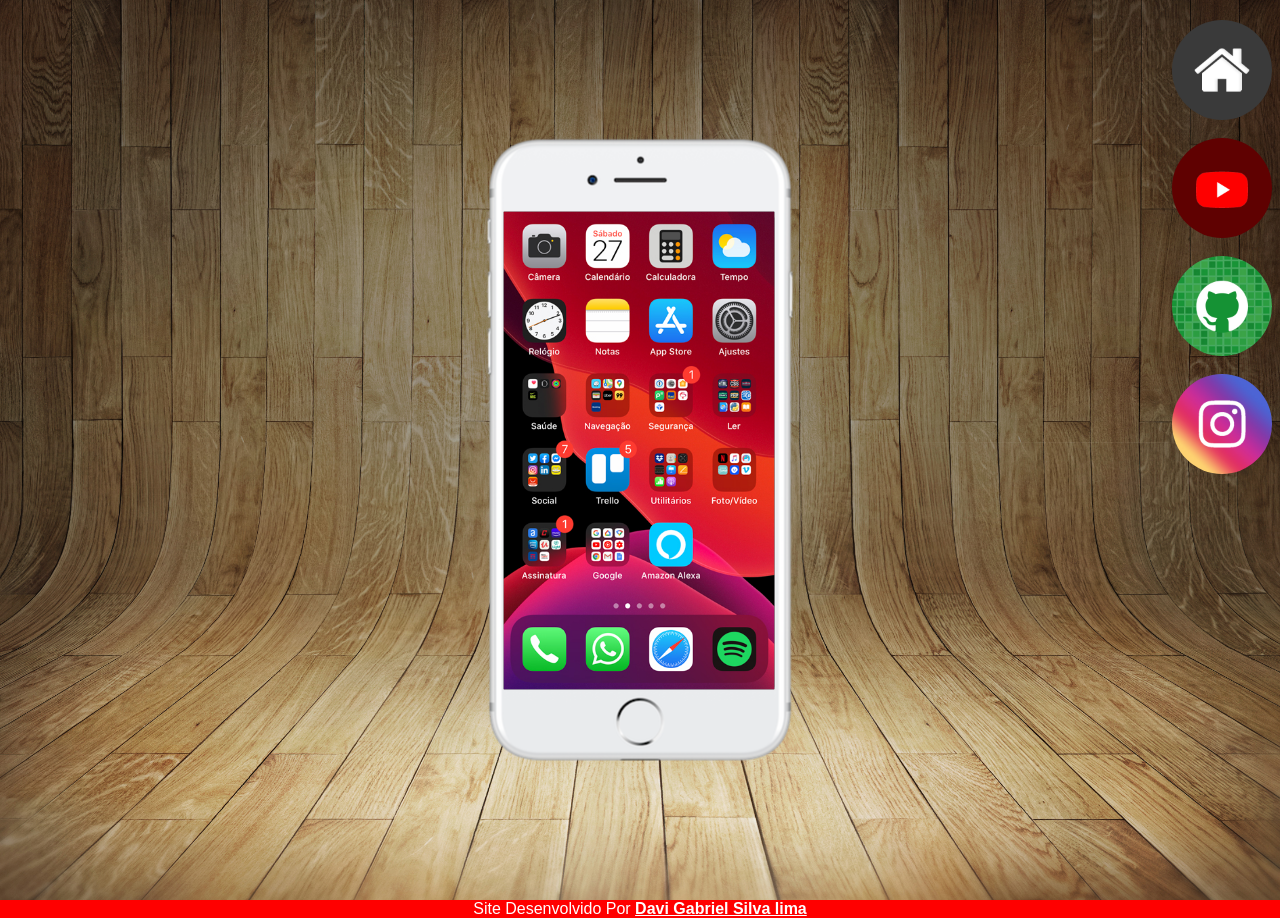
<file: index.html>
<!DOCTYPE html>
<html lang="pt-br">
<head>
    <meta charset="UTF-8">
    <meta name="viewport" content="width=device-width, initial-scale=1.0">
    <title>Projeto Social</title>
    <link rel="shortcut icon" href="pacote-d013/pacote-de-imagens/favicon.ico" type="image/x-icon">
    <link rel="stylesheet" href="style.css">
</head>
<body>
        <main>
            <section id="redessociais">
                <ul>
                    
                    <li>
                        <a href="home.html" target="tela"><img src="pacote-d013/pacote-de-imagens/imagens/logo-home.jpg" alt="Logo home"></a>
                    </li>

                    <li><a href="youtbe.html" target="tela"><img src="pacote-d013/pacote-de-imagens/imagens/logo-youtube.jpg" alt="Logo youtbe"></a>
                    </li>

                    <li>
                        <a href="https://gustavoguanabara.github.io" target="tela"><img src="pacote-d013/pacote-de-imagens/imagens/logo-github.jpg" alt="Logo github">
                        </a>
                    </li>

                    <li>
                        <a href="instagram.html" target="tela"><img src="pacote-d013/pacote-de-imagens/imagens/logo-instagram.jpg" alt="Logo do Instragram"></a>
                    </li>
                

               </ul>
            </section>



            <section id="telefone">
                <iframe src="home.html" frameborder="0" name="tela" id="tela">Seu Navegador Não é Compativel com isso</iframe>
            </section>
        </main>
        <footer>
            <p>Site Desenvolvido Por <a href="htpps://davigabriel15.github.io">Davi Gabriel Silva lima</a></p>
        </footer>
    </body>
</html>
</file>
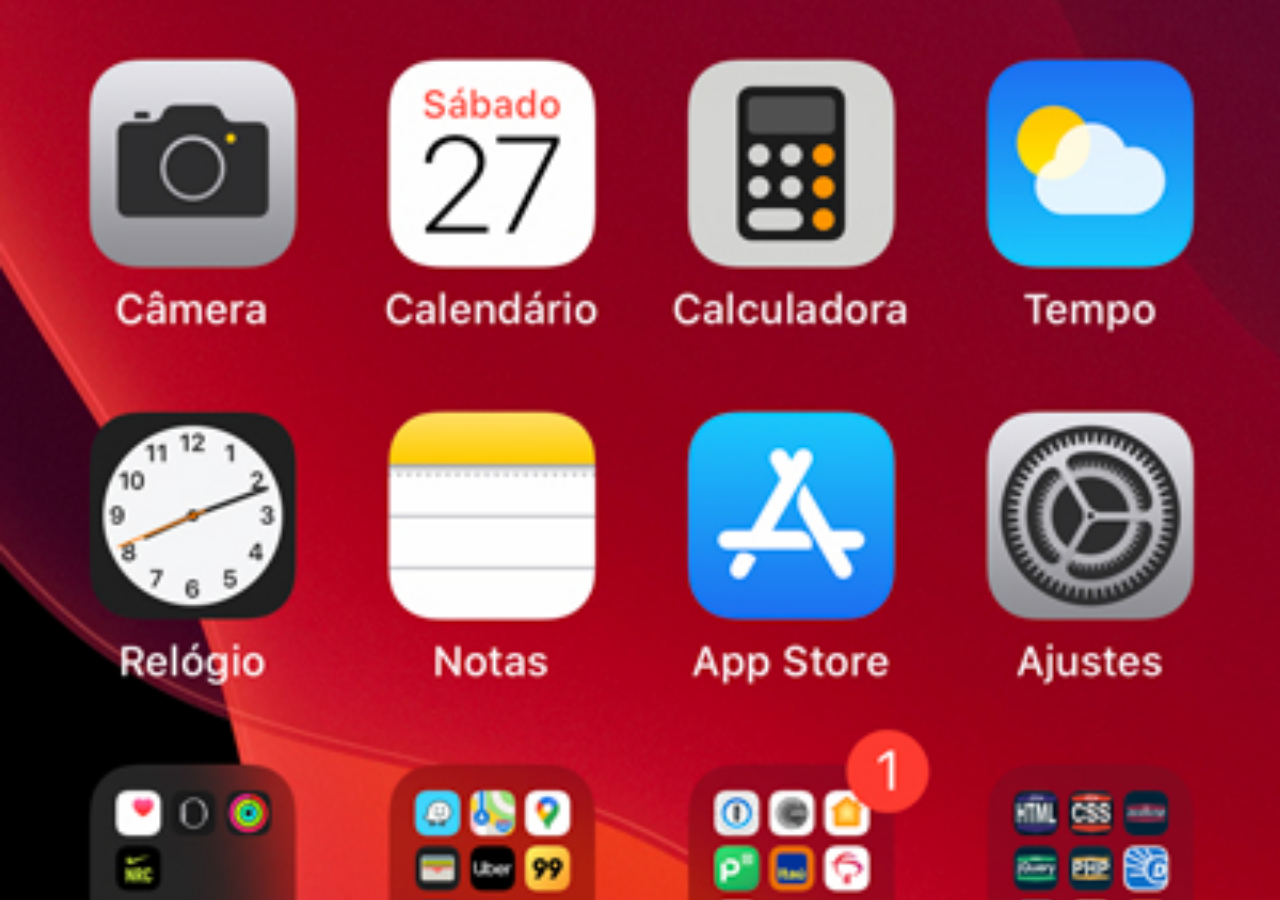
<file: home.html>
<!DOCTYPE html>
<html lang="pt-br">
<head>
    <meta charset="UTF-8">
    <meta name="viewport" content="width=device-width, initial-scale=1.0">
    <title>Home</title>
    <style>
        *{
            margin: 0px;
            padding: 0px;
        }
        body{
            background-color: black;
            background-image: url(pacote-d013/pacote-de-imagens/imagens/tela-home.jpg);
            background-repeat: no-repeat;
            background-position: top center;
            background-size: cover;
        }
    </style>
</head>
<body>
    
</body>
</html>
</file>
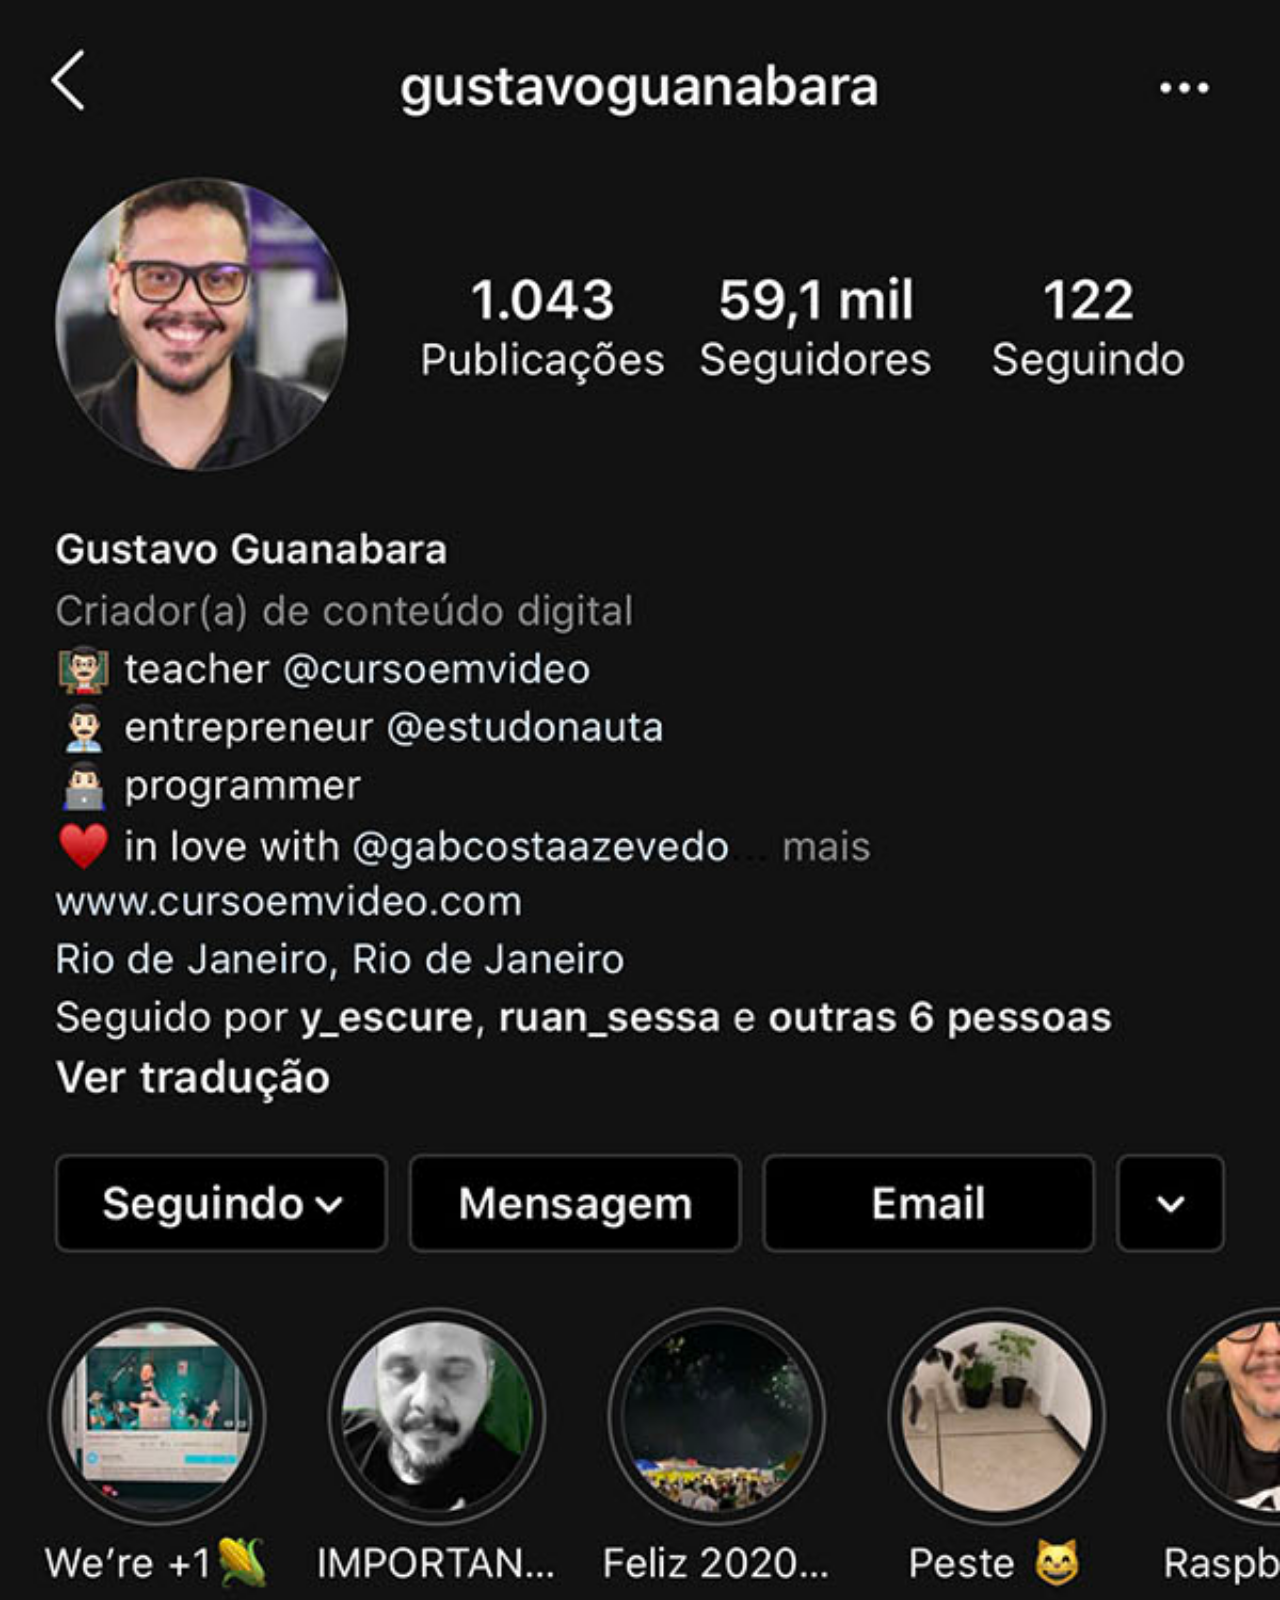
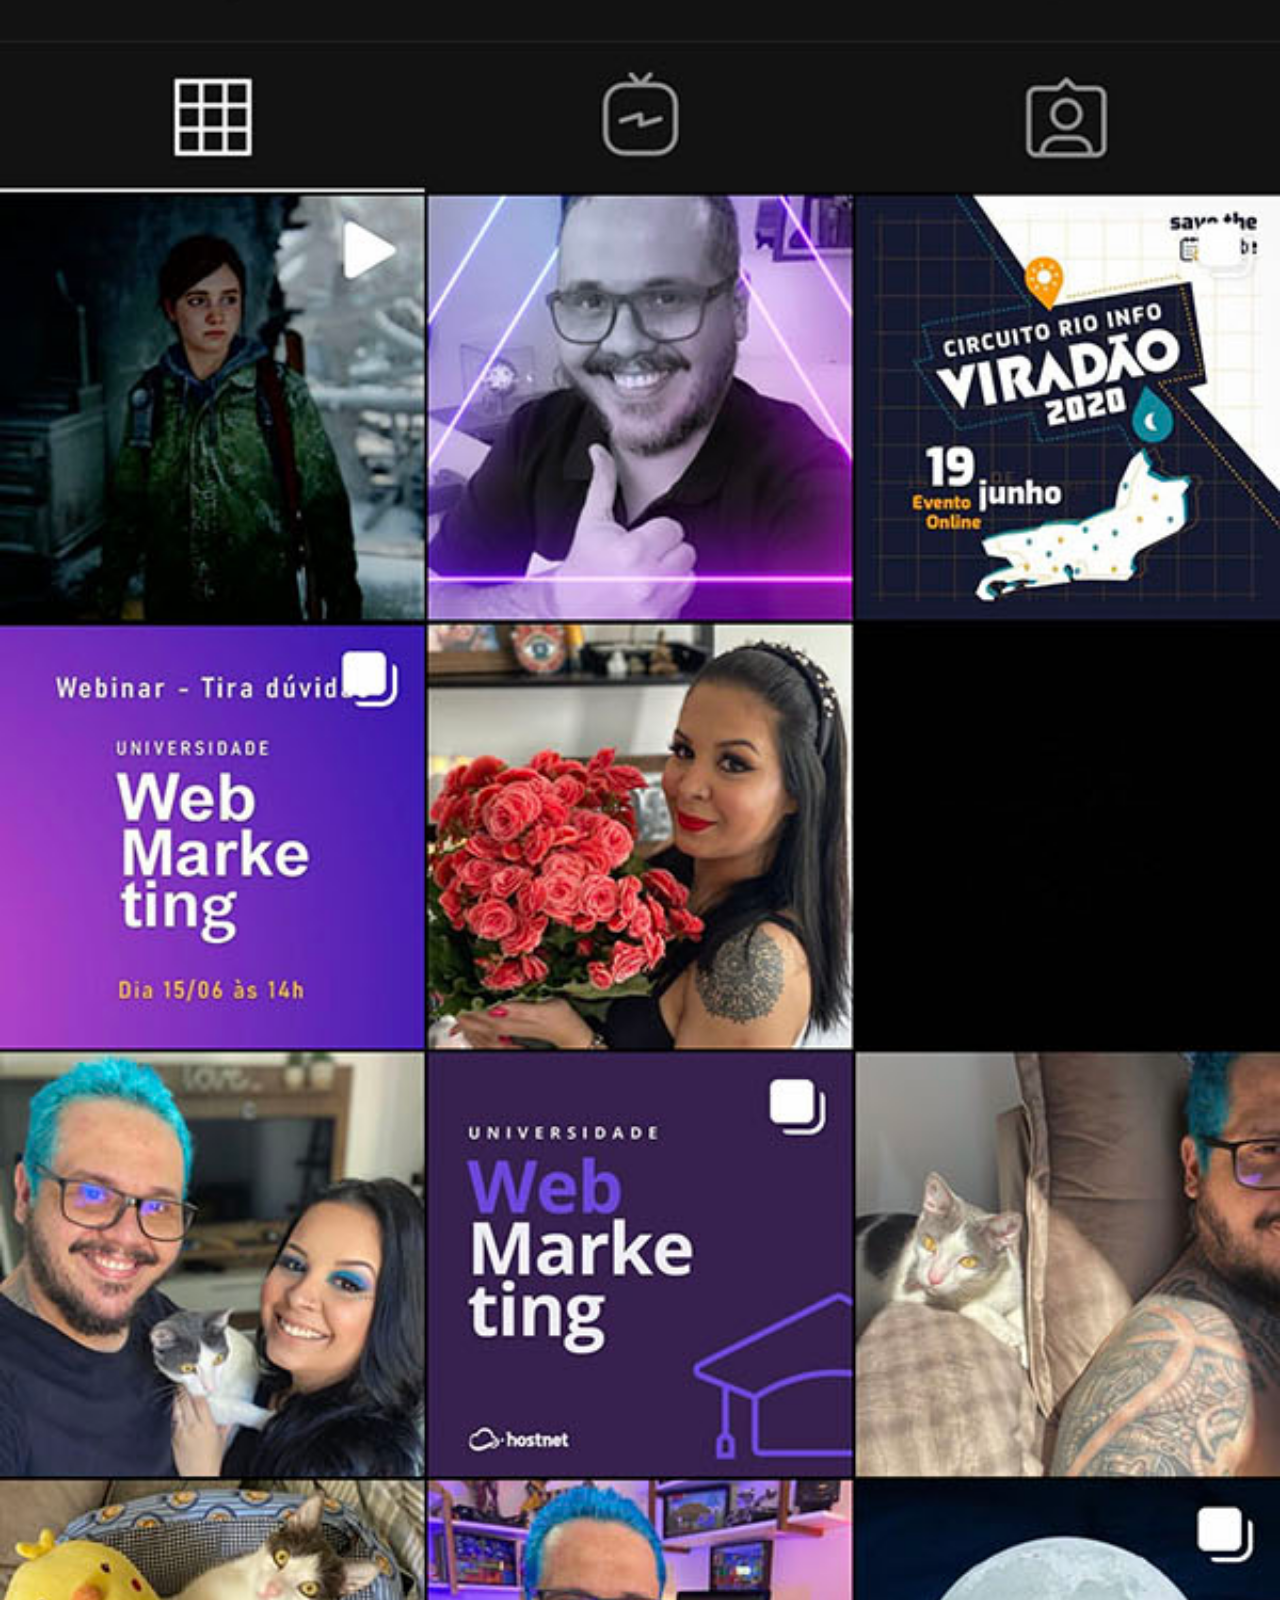
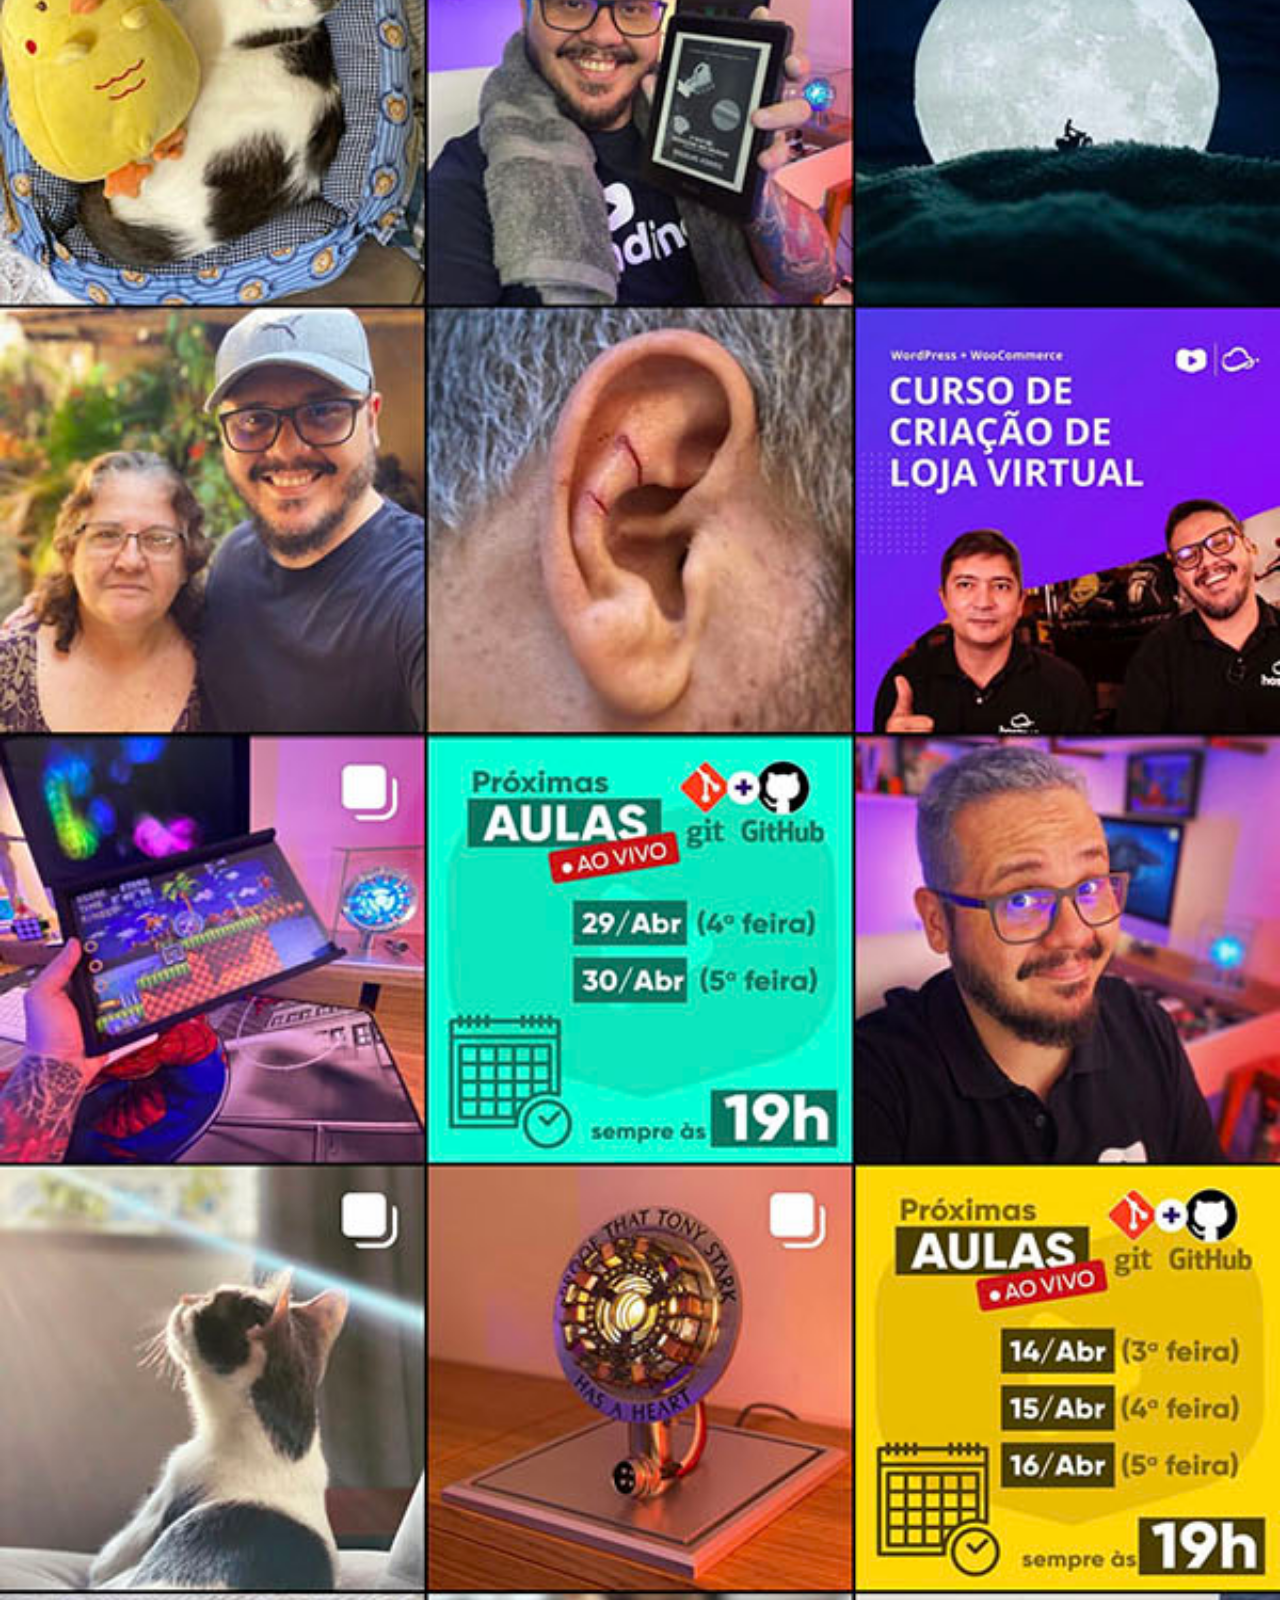
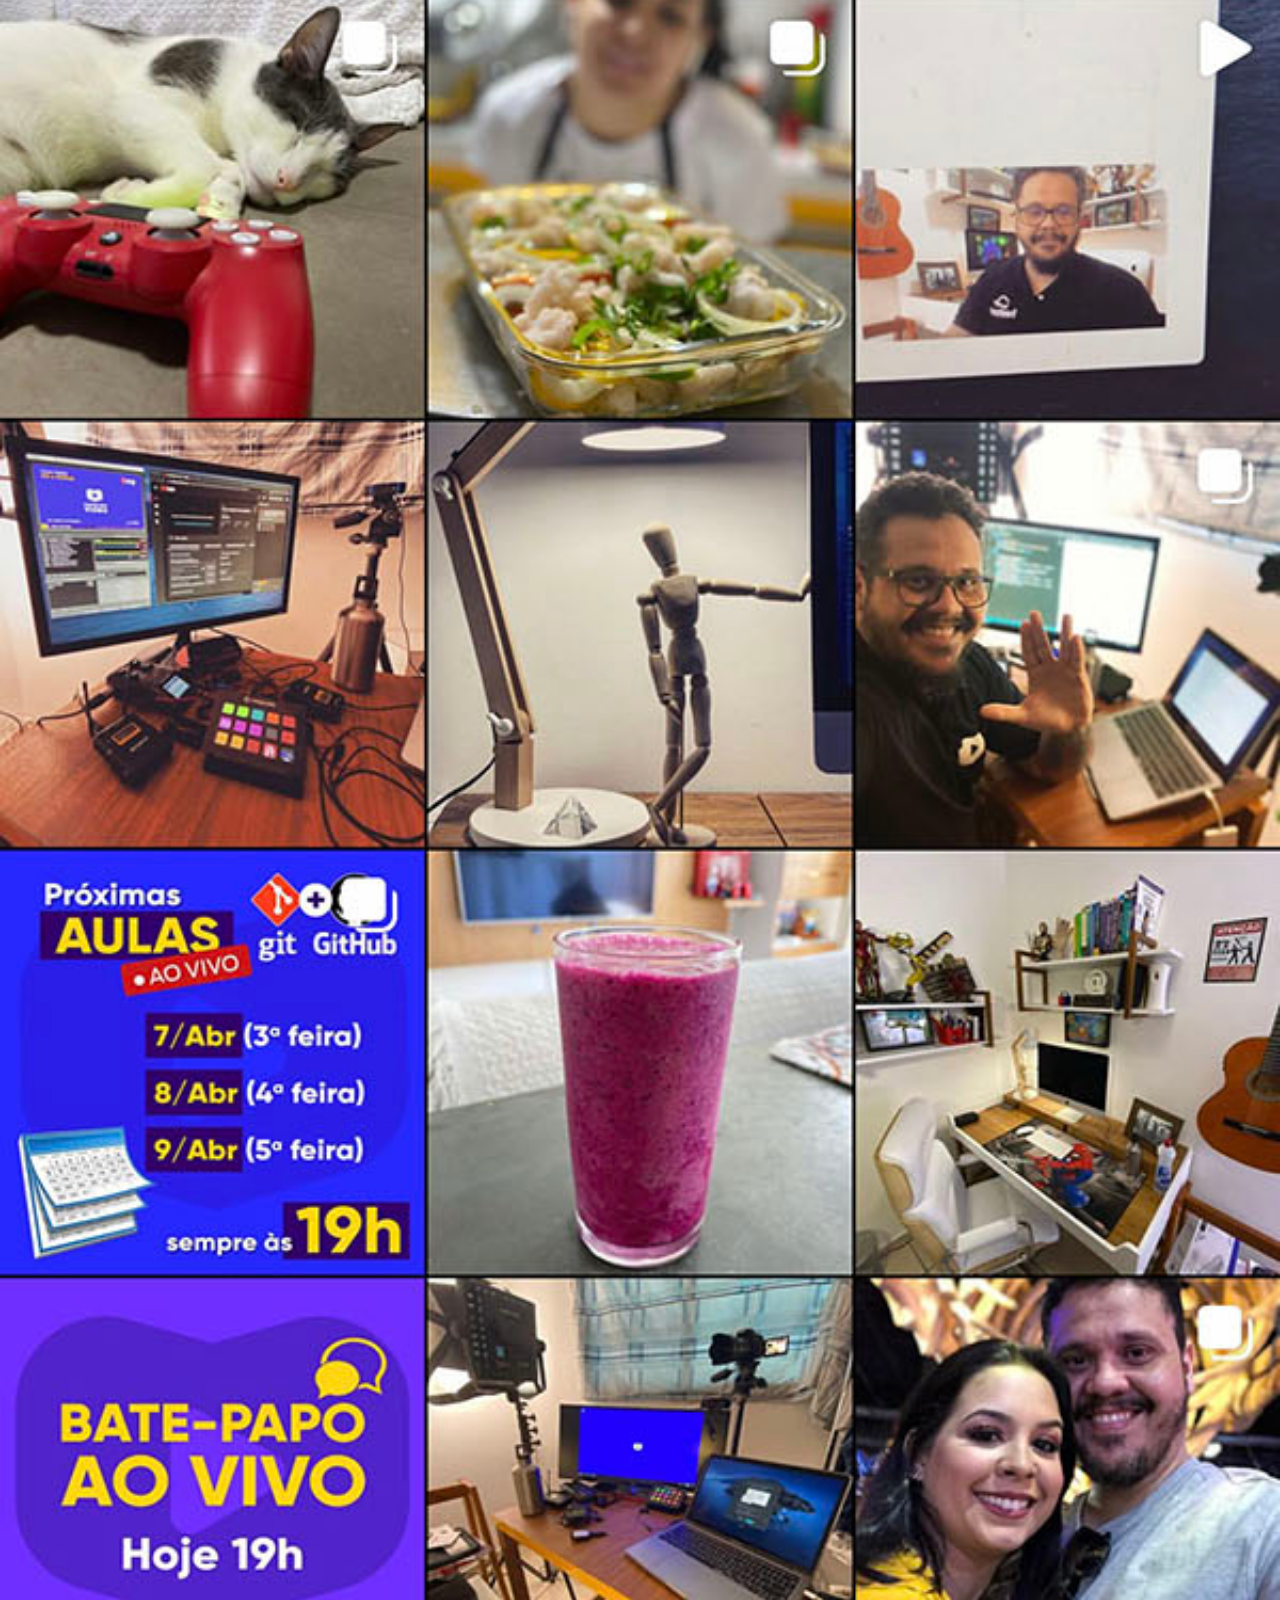
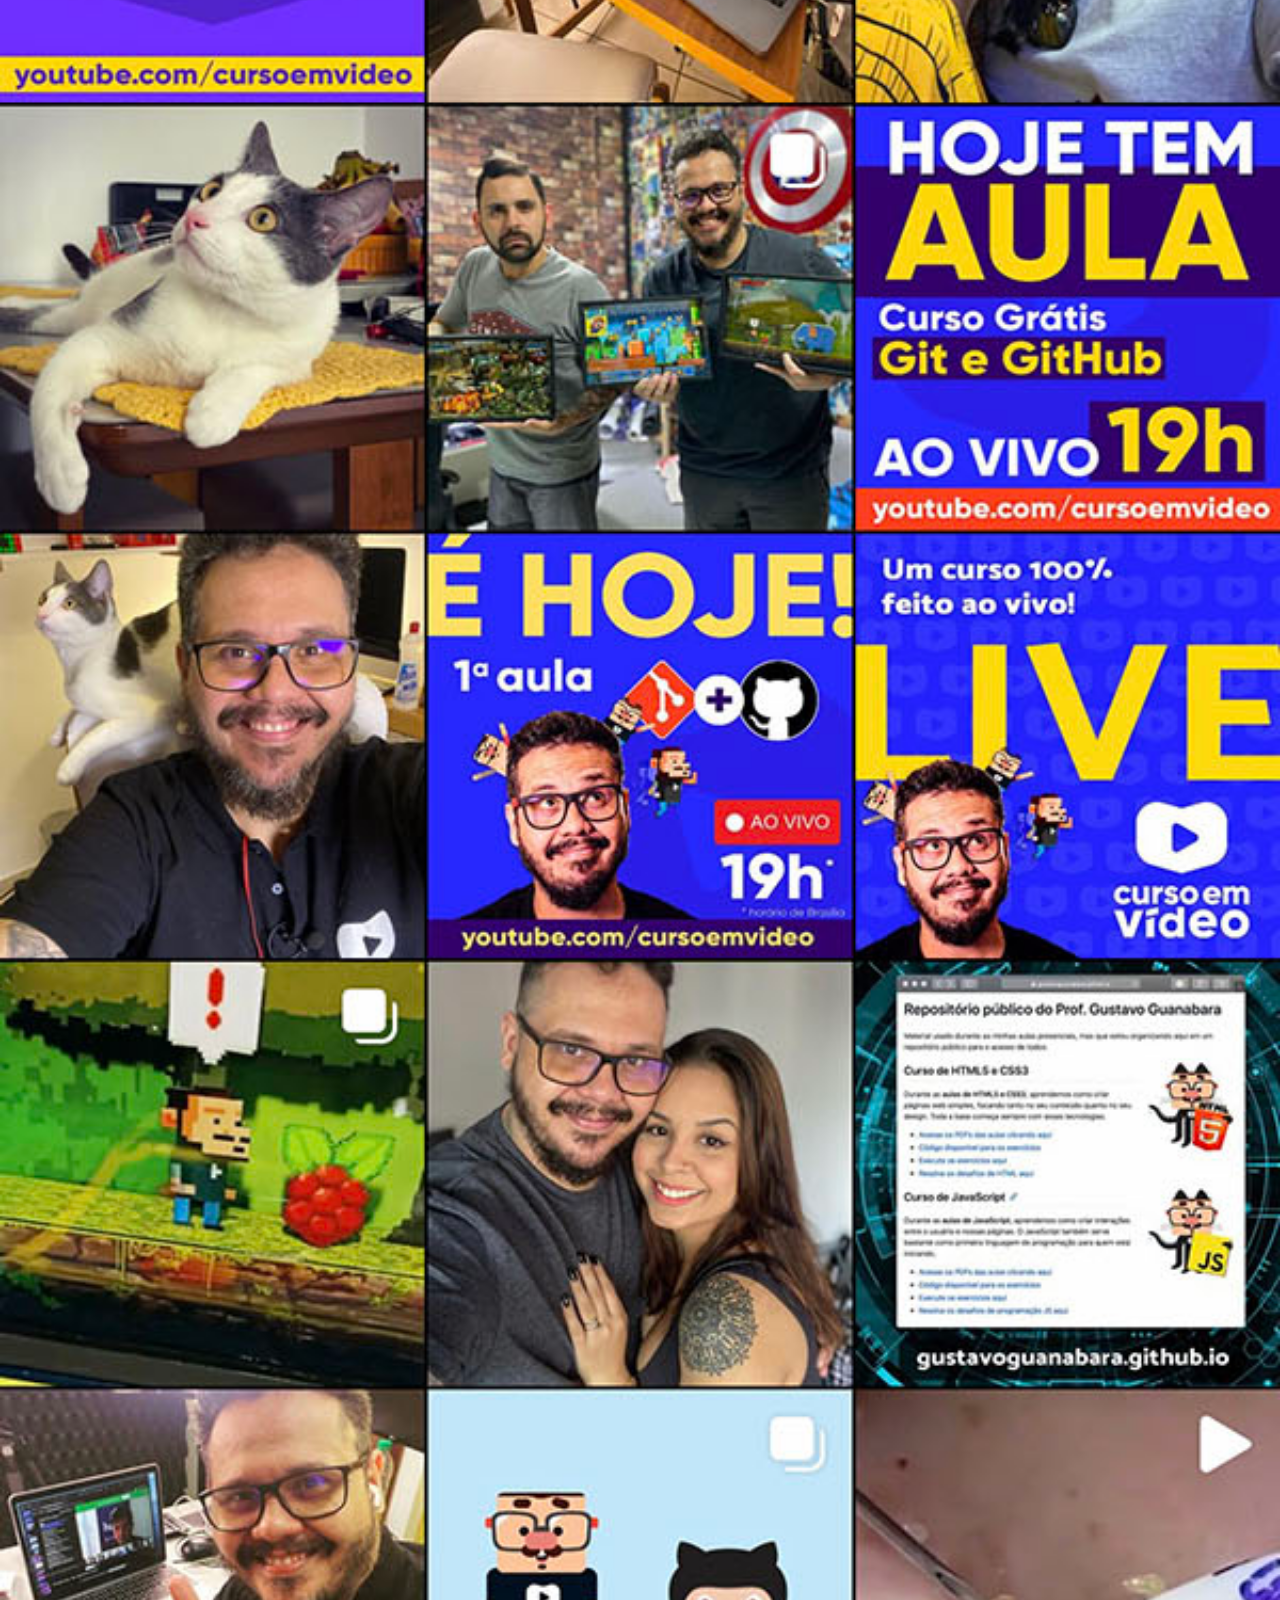
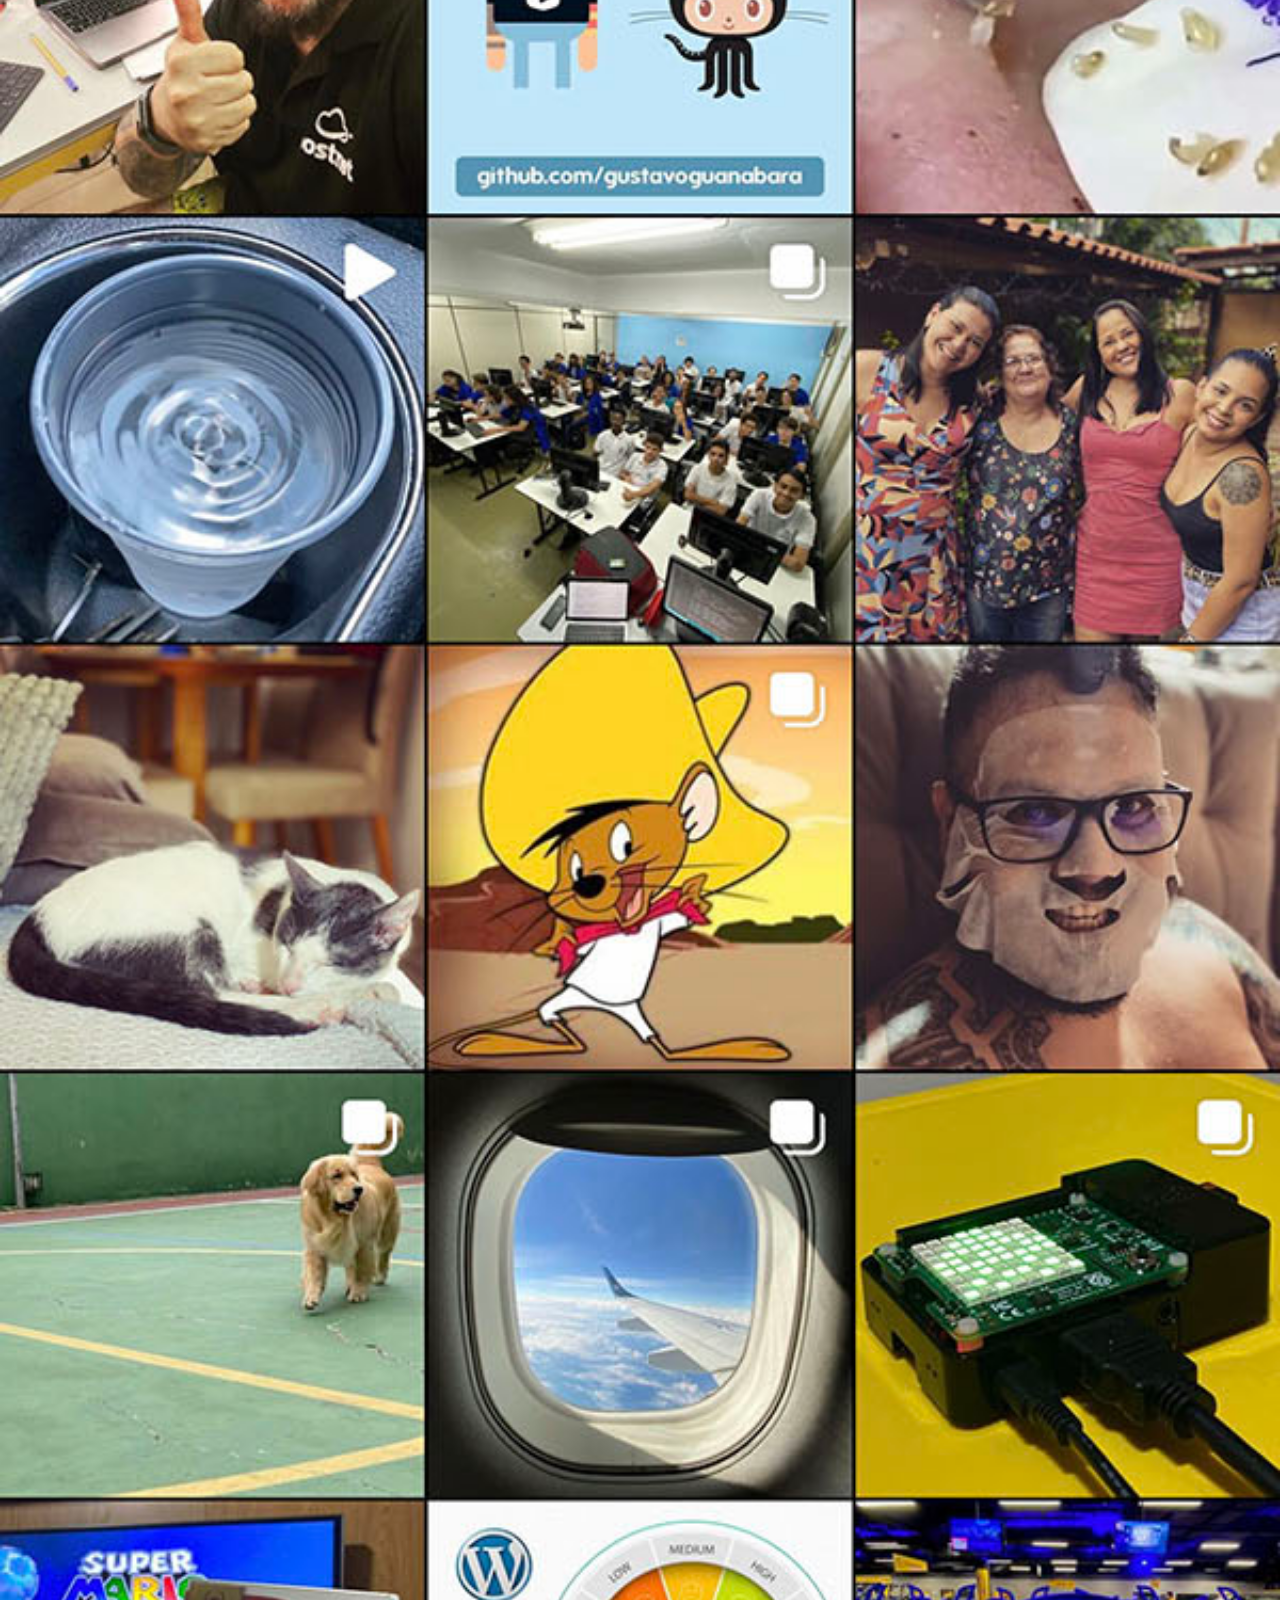
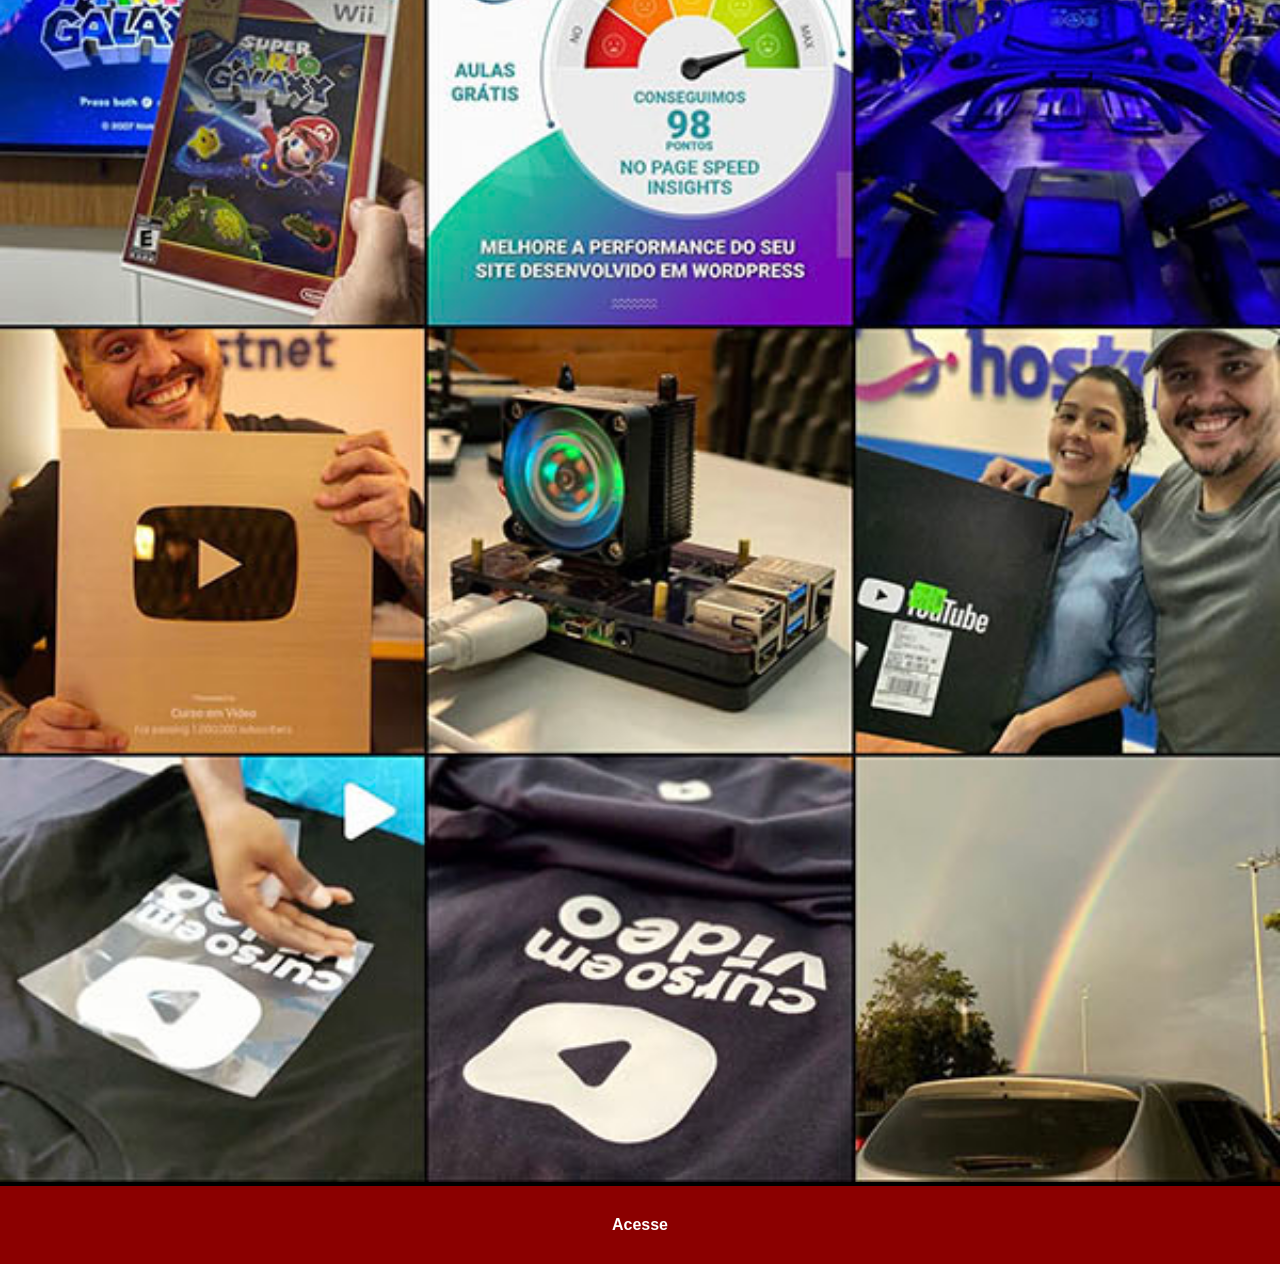
<file: instagram.html>
<!DOCTYPE html>
<html lang="pt-br">
<head>
    <meta charset="UTF-8">
    <meta name="viewport" content="width=device-width, initial-scale=1.0">
    <title>Instagram</title>
    <style>
        *{
            margin: 0px;
            padding: 0px;
        }
        body{
            background-color: black;
        }
        img{
            width: 100vw;
        }
        a{  margin: 0px;
            font-weight: bold;
            display: block;
            font-family: Arial, Helvetica, sans-serif;
            background-color: darkred;
            color: white;
            text-decoration: none;
            padding-top: 30px;
            padding-bottom: 30px;
            width: 100vw;
            text-align: center;
        }
    </style>
</head>
<body>
    <img src="pacote-d013/pacote-de-imagens/imagens/tela-instagram.jpg" alt="Tela do youtbe">
    
    <a href="https://instagram.com" target="_blank">Acesse</a>

    
</body>
</html>
</file>
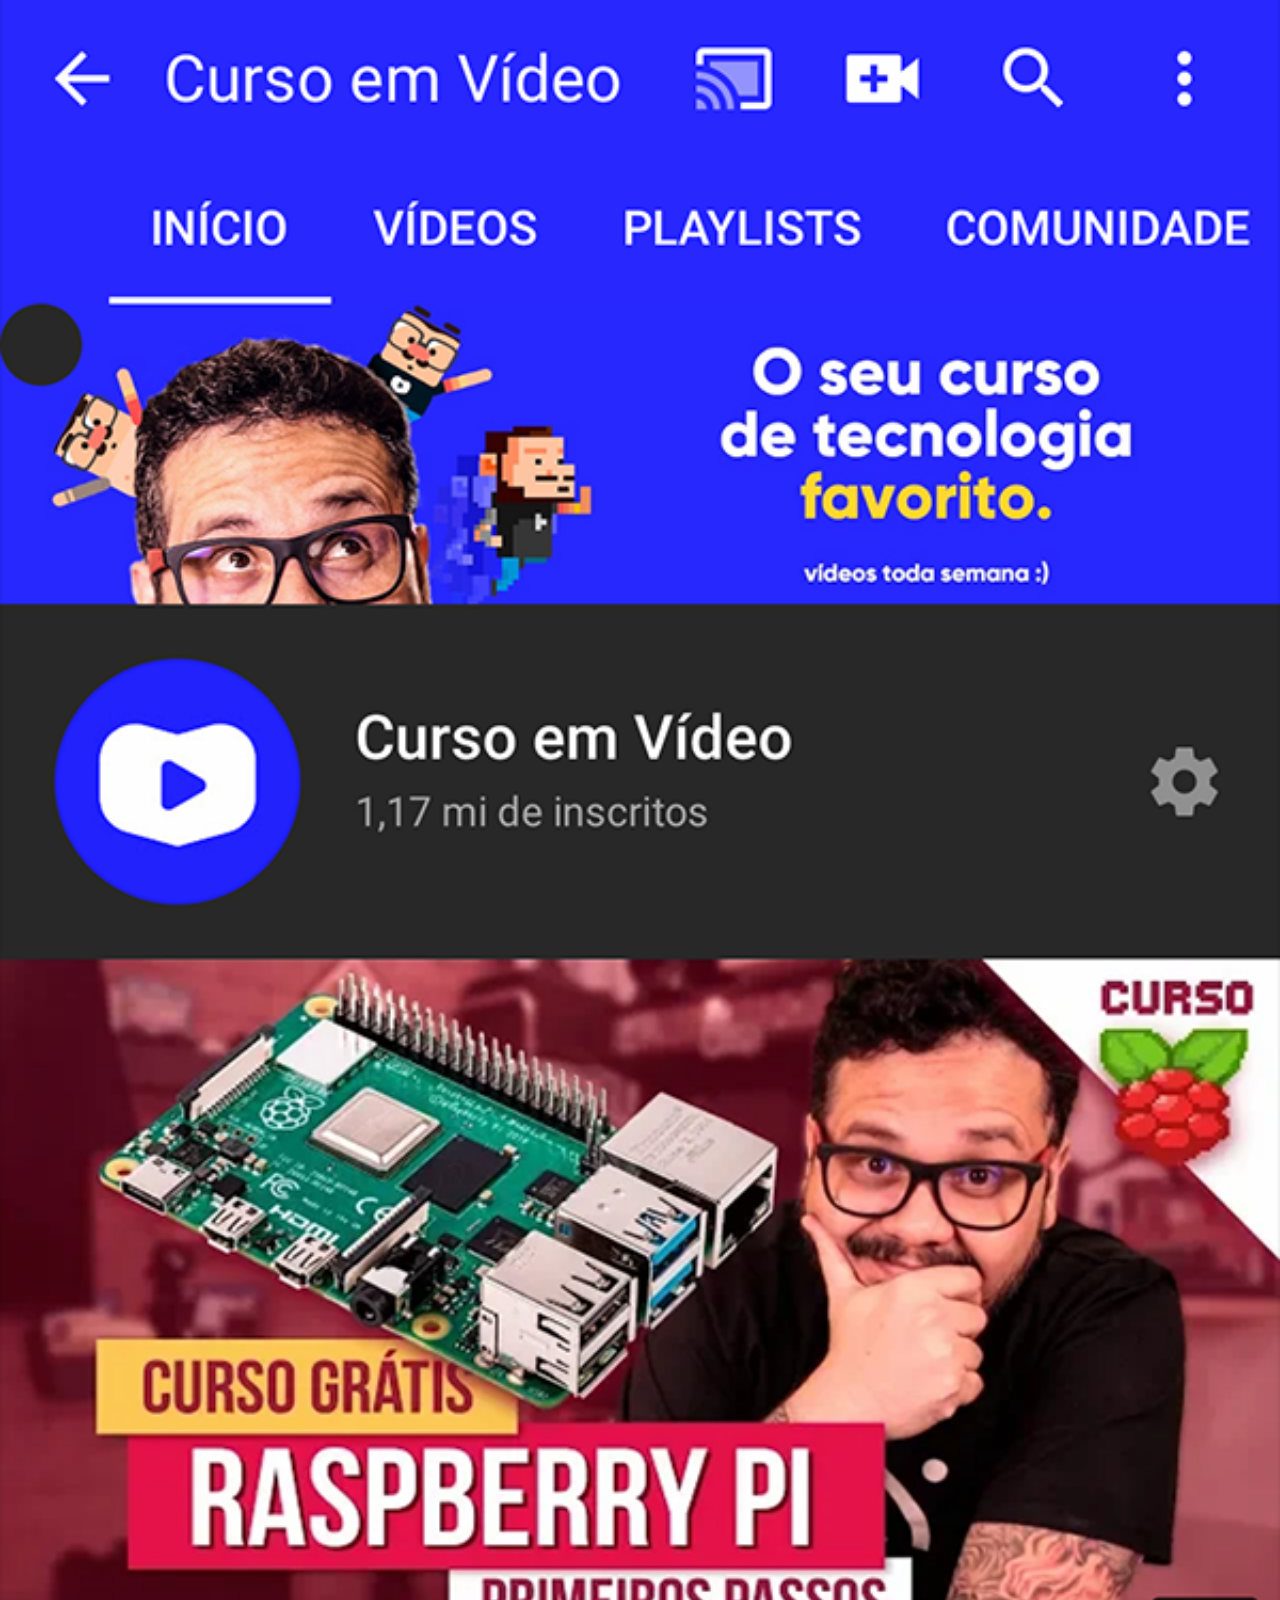
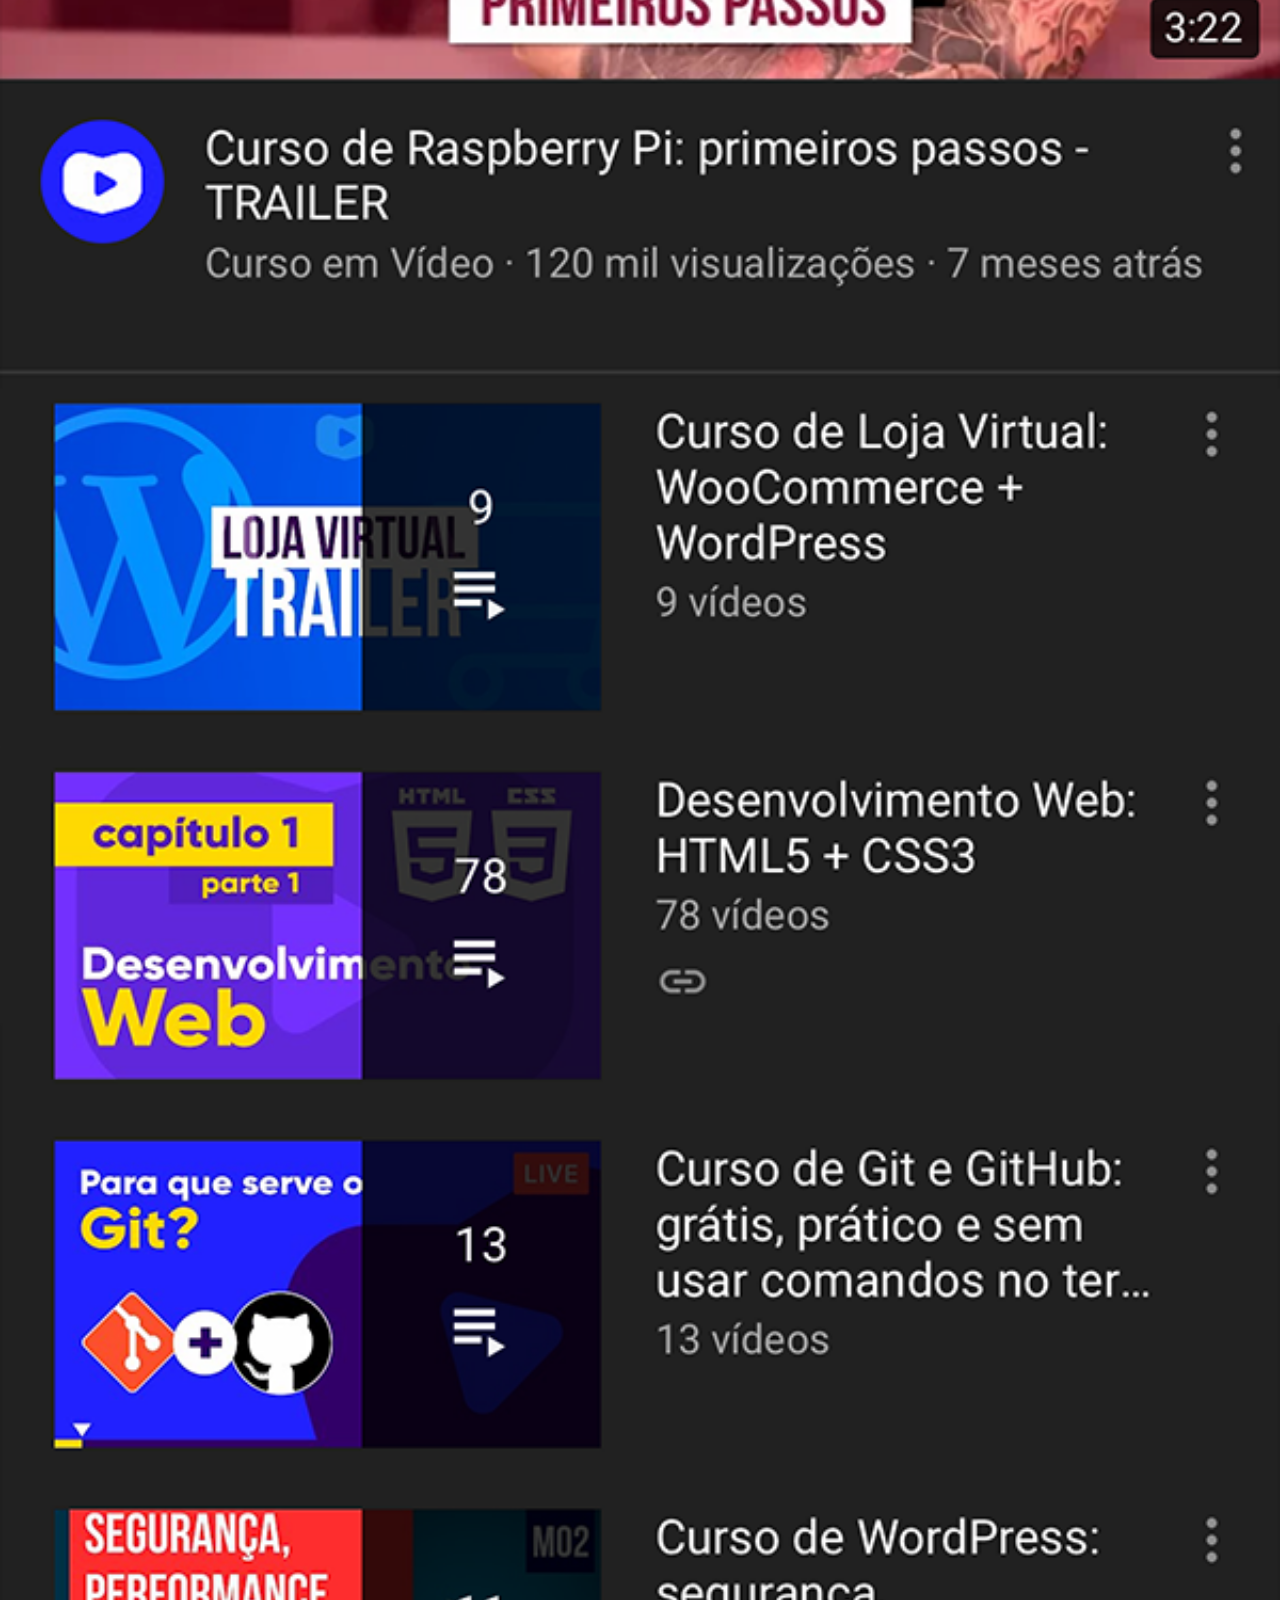
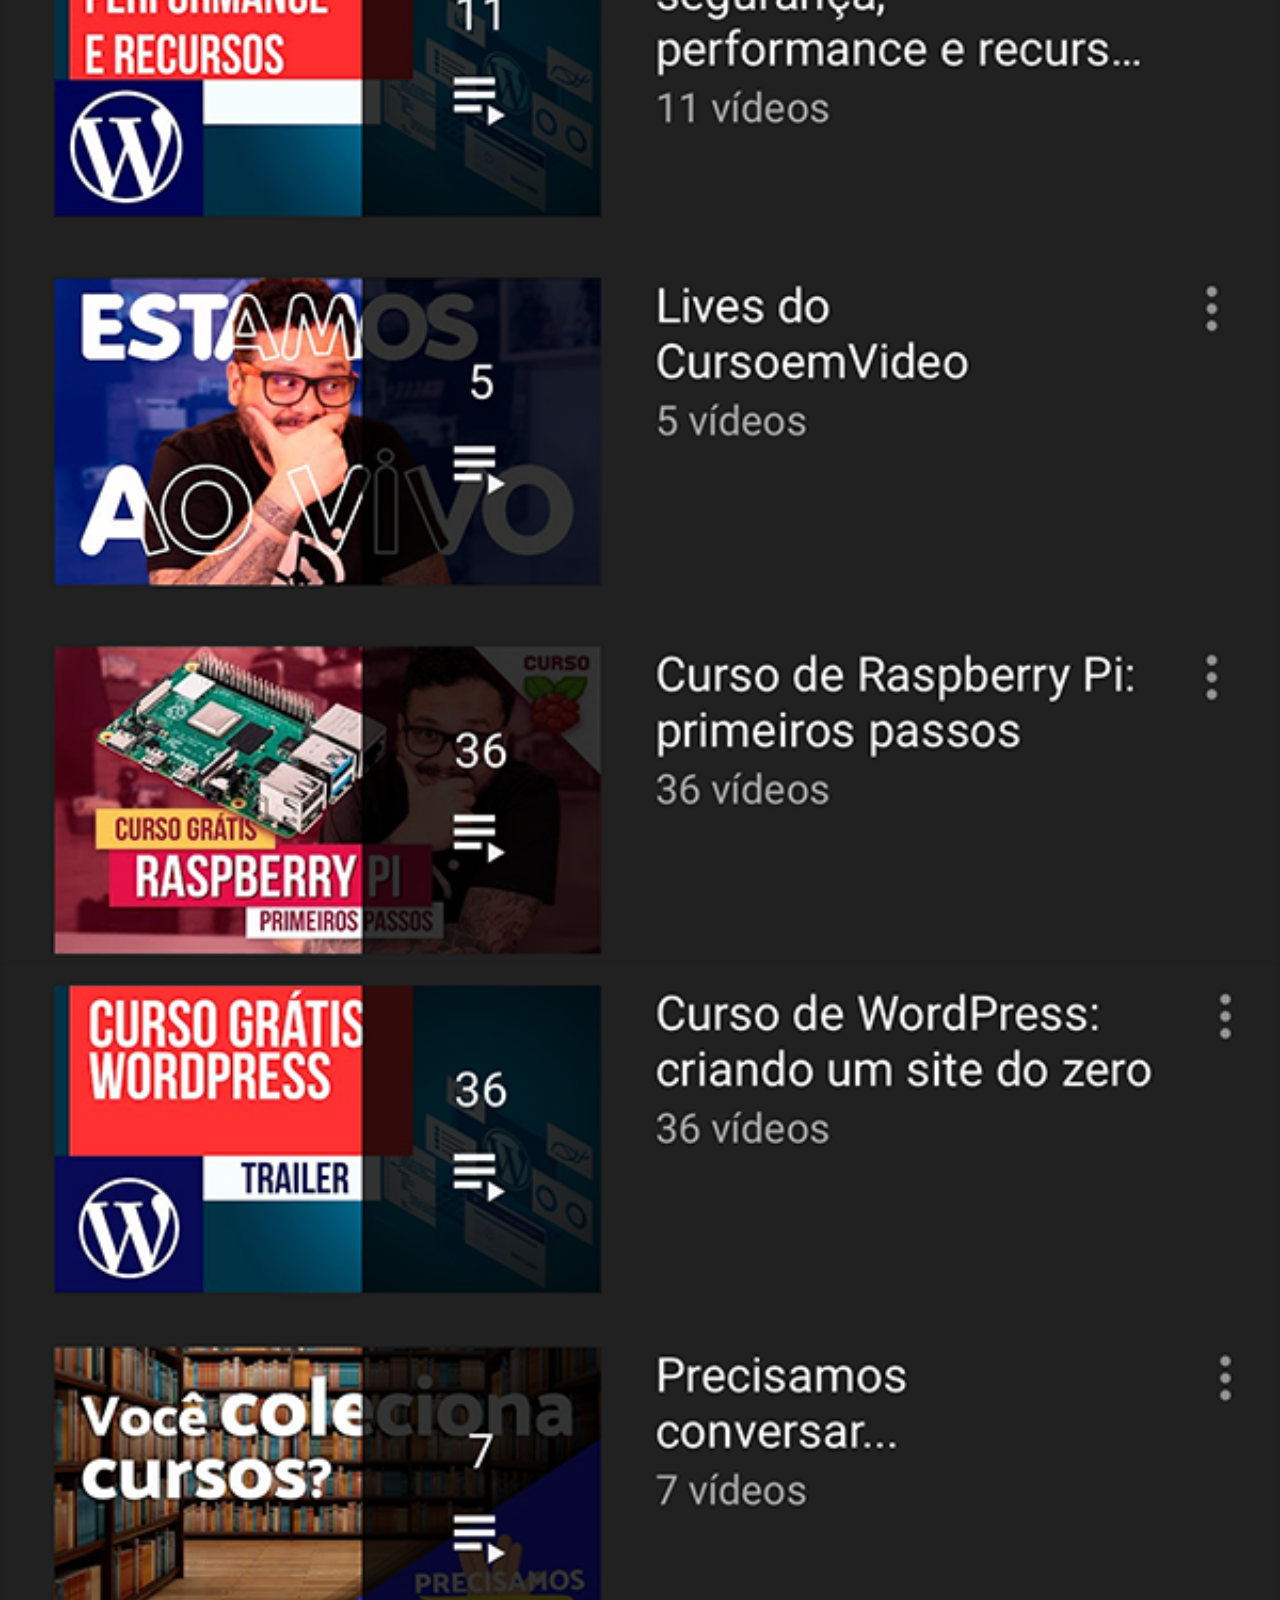
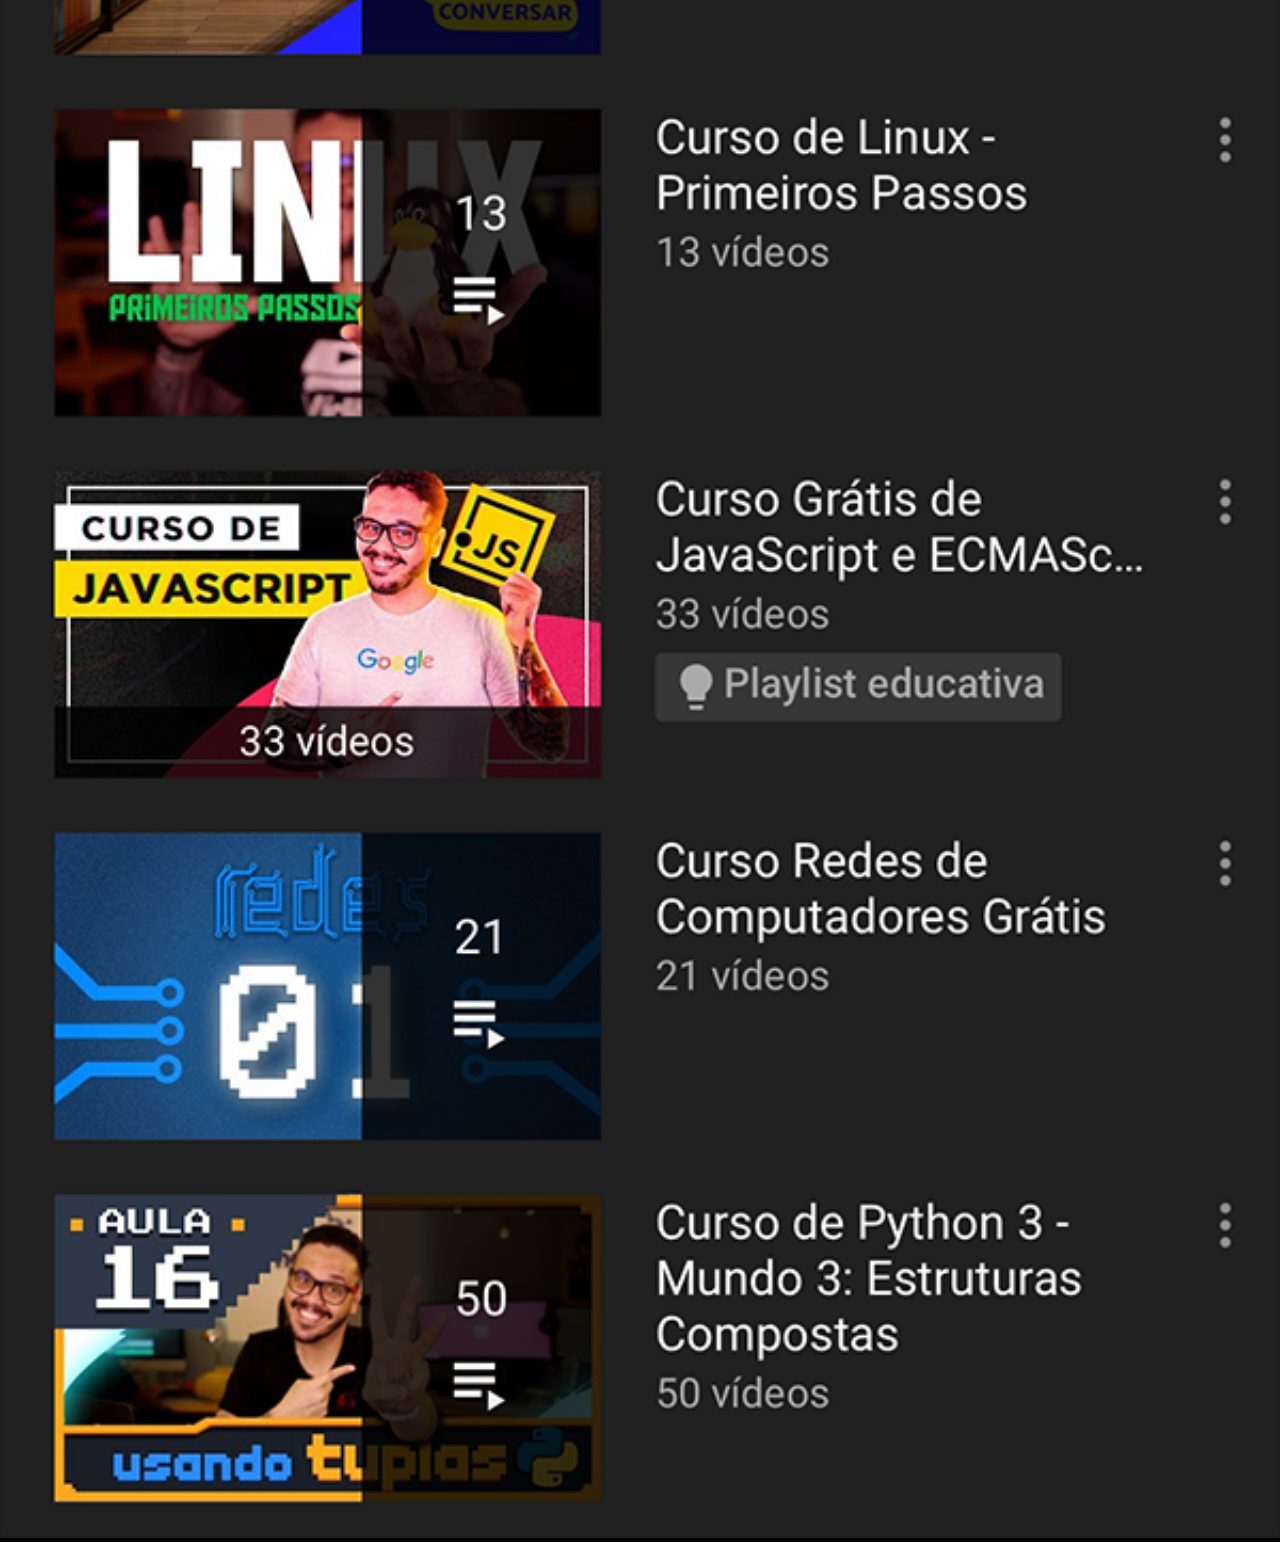
<file: youtbe.html>
<!DOCTYPE html>
<html lang="pt-br">
<head>
    <meta charset="UTF-8">
    <meta name="viewport" content="width=device-width, initial-scale=1.0">
    <title>You Tube</title>
    <style>
        *{
            margin: 0px;
            padding: 0px;
        }
        body{
            background-color: black;
        }
        img{
            width: 100vw;
        }
    </style>
</head>
<body>
    <img src="pacote-d013/pacote-de-imagens/imagens/tela-youtube.png" alt="Tela do youtbe" >

    
</body>
</html>
</file>
<file: style.css>
@charset "UTF-8";

*{
    margin: 0px;
    padding: 0px;
}

html, body {
    height: 100vh;
    width: 100vw;
}

main{
    height: 100vh;
    position: relative;
}

section#telefone{
    height: 500px;
    max-width: 500px;
    background-image: url(pacote-d013/pacote-de-imagens/imagens/frame-iphone.png);
    background-repeat: no-repeat;
    height: 627px;
    width: 311px;
    position: absolute;
    top: 50%;
    left: 50%;
    transform: translate(-50%, -50%);
}
body{
    background-image: url(pacote-d013/pacote-de-imagens/imagens/fundo-madeira.jpg);
    background-repeat: no-repeat ;
    background-size: cover;
    background-attachment: fixed;
}
iframe{
    position: absolute;
    height: 478px;
    width: 271px;
    top: 12%;
    left: 6%;
}
img{
    position: absolute;
    left: 90%;
    border-radius: 200px;
    width: 100px;
    padding: 20px;
}
li{
    padding-bottom: 100px;
}
footer{
    background-color: red;
    color: white;
    text-decoration: none;
    font-family: Arial, Helvetica, sans-serif;
    text-align: center;
    width: 100vw;
}
a{
    text-decoration: underline;
    font-weight: bolder;
    color: white;
}
</file>
